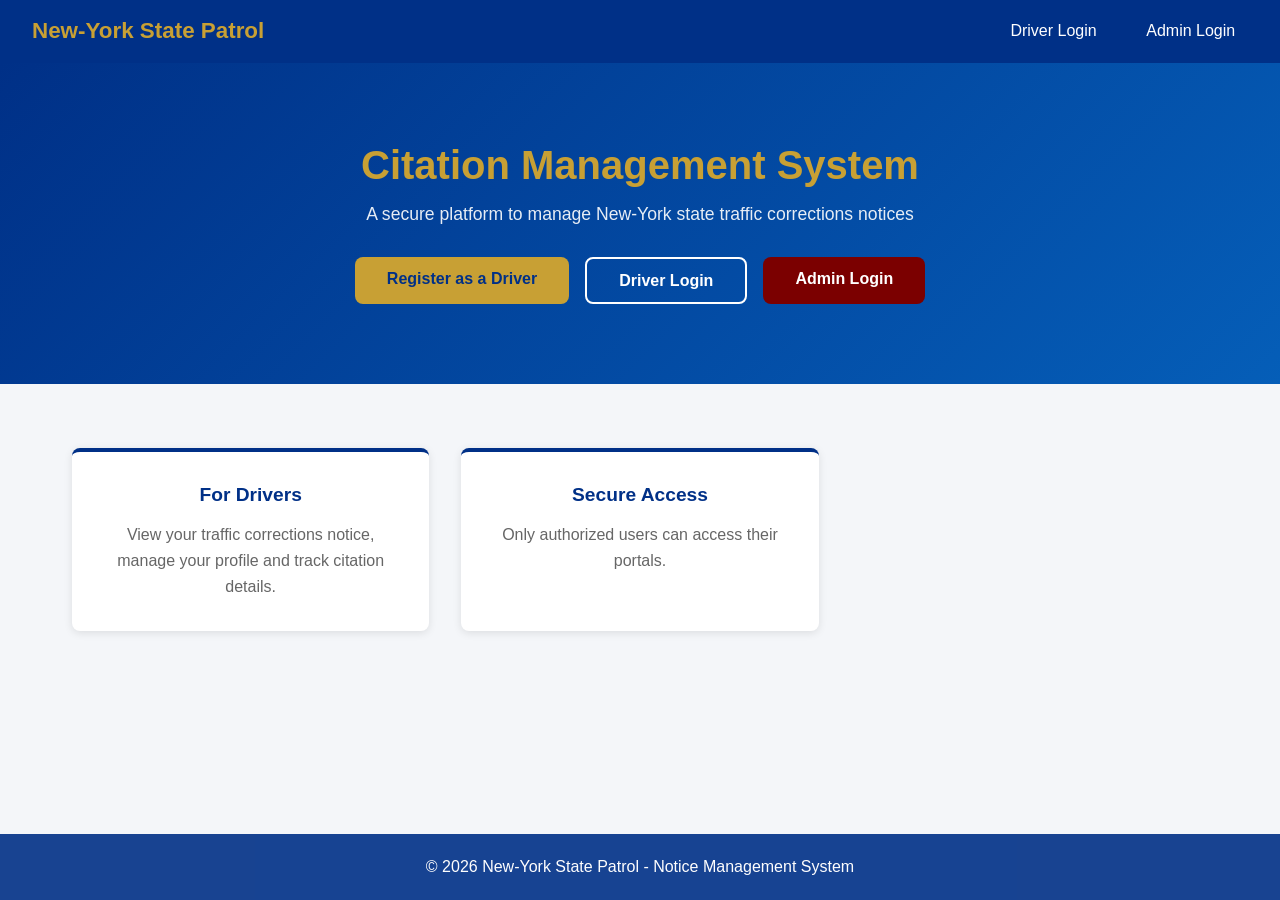
<file: index.html>
<!DOCTYPE html>
<html lang="en">
<head>
    <meta charset="UTF-8">
    <meta name="viewport" content="width=device-width, initial-scale=1.0">
    <title> NYSPD - Citation Management System</title>
    <link rel="stylesheet" href="css/main.css">
</head>
<body>

    <!-- Navigation -->
     <nav class="navbar">
        <div class="nav-brand">
            <h1>New-York State Patrol</h1>
        </div>
        <div class="nav-links">
            <a href="driver/login.html">Driver Login</a>
            <a href="admin/login.html">Admin Login</a>
        </div>
     </nav>

     <!-- Hero section -->
      <main>
        <section class="hero">
            <h2>Citation Management System</h2>
            <p>A secure platform to manage New-York state traffic corrections notices</p>
            <div class="hero-buttons">
                <a href="driver/register.html" class="btn btn-primary">Register as a Driver</a>
                <a href="driver/login.html" class="btn btn-secondary">Driver Login</a>
                <a href="admin/login.html" class="btn btn-admin">Admin Login</a>
            </div>
        </section>

        <!-- Features section -->
         <section class="features">
            <div class="feature-card">
                <h3> For Drivers</h3>
                <p>View your traffic corrections notice, manage your profile and track citation details. </p>
            </div>
            <div class="feature-card">
                <h3> Secure Access </h3>
                <p> Only authorized users can access their portals.</p>
            </div>
         </section>
      </main>

      <!-- Footer -->
       <footer>
            <p>&copy; 2026 New-York State Patrol - Notice Management System </p>
       </footer>

    </body>
</html>
</file>
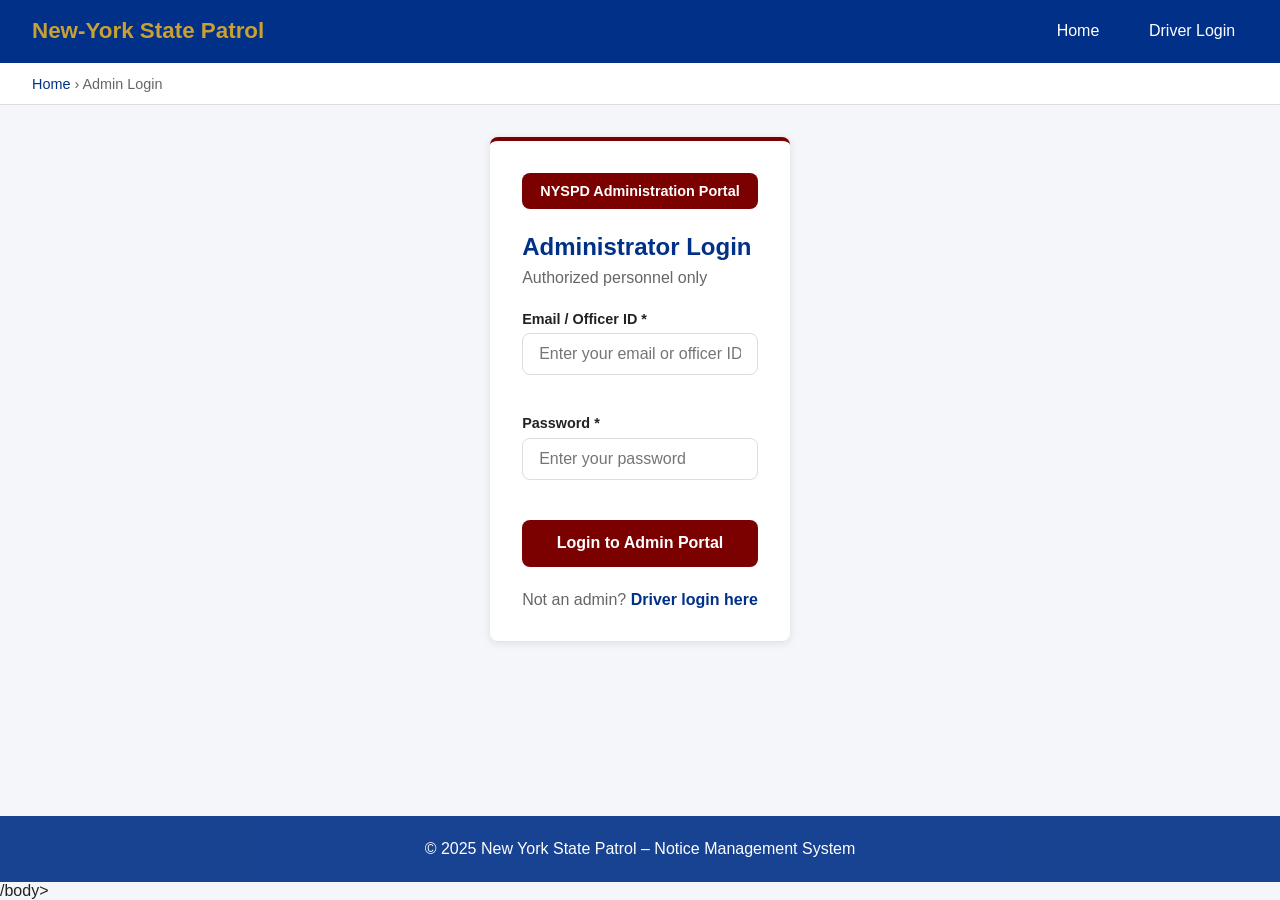
<file: admin/login.html>
<!DOCTYPE html>
<html lang="en">
<head>
    <meta charset="UTF-8">
    <meta name="viewport" content="width=device-width, initial-scale=1.0">
    <title>Admin Login - NY State Patrol</title>
    <link rel="stylesheet" href="../css/main.css">
    <link rel="stylesheet" href="../css/admin.css">
    <link rel="stylesheet" href="../css/driver.css">
</head>
<body>

    <!-- Navigation -->
    <nav class="navbar">
        <div class="nav-brand">
            <h1>New-York State Patrol</h1>
        </div>
        <div class="nav-links">
            <a href="../index.html">Home</a>
            <a href="../driver/login.html">Driver Login</a>
        </div>
    </nav>

    <!-- Breadcrumb -->
    <div class="breadcrumb">
        <a href="../index.html">Home</a> &rsaquo;
        <span>Admin Login</span>
    </div>

    <main class="form-container">
        <div class="form-card admin-card">

            <!-- Admin Badge -->
            <div class="admin-badge">
                <span>NYSPD Administration Portal</span>
            </div>

            <h2>Administrator Login</h2>
            <p class="form-subtitle">Authorized personnel only</p>

            <div id="loginForm">

                <div class="form-group">
                    <label for="username">Email / Officer ID *</label>
                    <input type="text" id="username" name="username" placeholder="Enter your email or officer ID">
                    <span class="error-msg" id="username-error"></span>
                </div>

                <div class="form-group">
                    <label for="password">Password *</label>
                    <input type="password" id="password" name="password" placeholder="Enter your password">
                    <span class="error-msg" id="password-error"></span>
                </div>

                <!-- Loading indicator -->
                <div class="loading-indicator" id="loadingIndicator">
                    <span class="spinner"></span> Authenticating...
                </div>

                <!-- API feedback -->
                <div class="api-message" id="apiMessage"></div>

                <div class="form-group">
                    <button class="btn btn-admin btn-full" id="loginBtn" onclick="handleAdminLogin()">
                        Login to Admin Portal
                    </button>
                </div>

            </div>

            <p class="form-footer">
                Not an admin? <a href="../driver/login.html">Driver login here</a>
            </p>

        </div>
    </main>

    <footer>
        <p>&copy; 2025 New York State Patrol – Notice Management System</p>
    </footer>

    <script src="../js/validations.js"></script>
    <script src="../js/api.js"></script>
    <script src="../js/auth.js"></script>
    <script src="login.js"></script>
    /body>
</html>
</file>
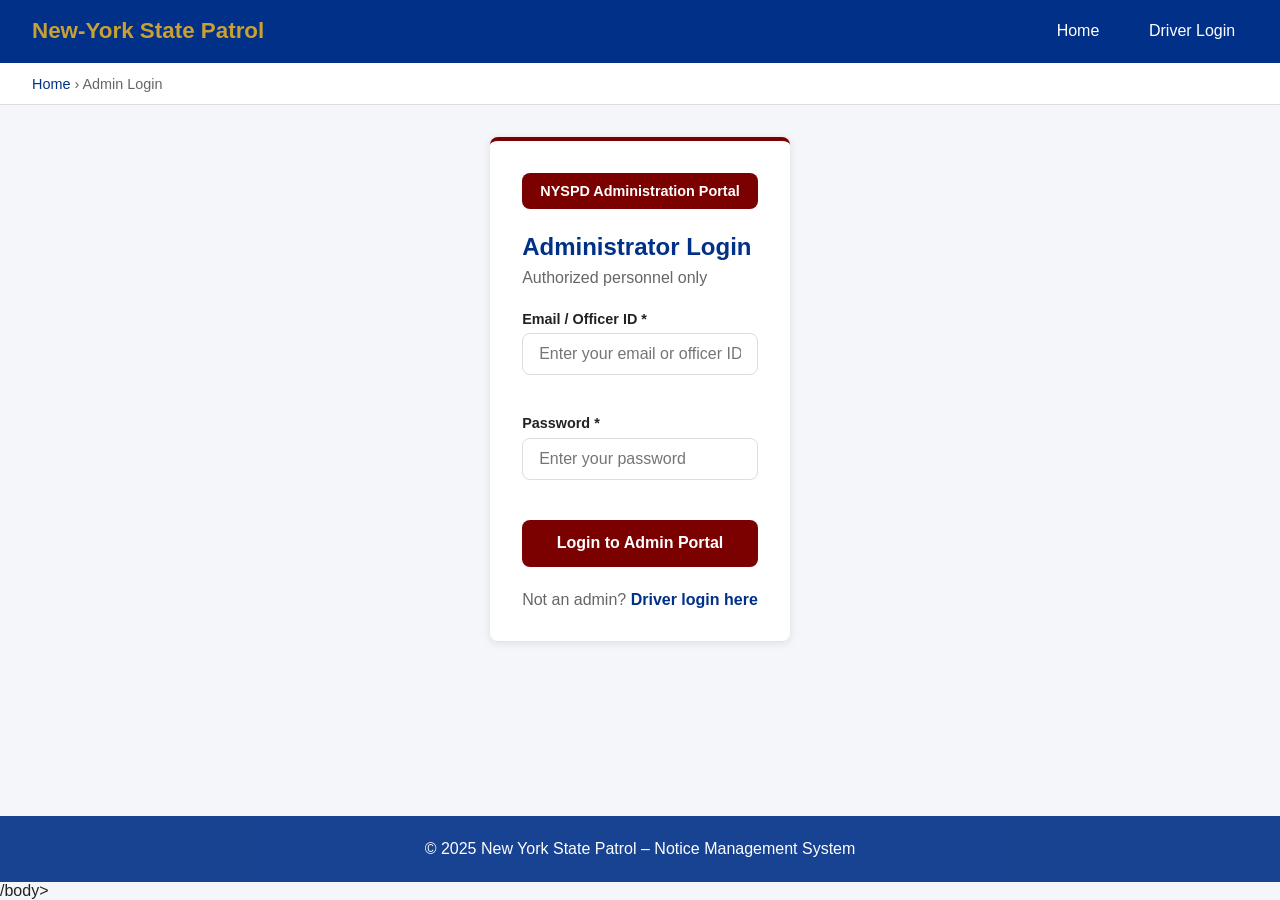
<file: admin/notices.html>
<!DOCTYPE html>
<html lang="en">
<head>
    <meta charset="UTF-8">
    <meta name="viewport" content="width=device-width, initial-scale=1.0">
    <title>Manage Notices - New-York State Patrol</title>
    <link rel="stylesheet" href="../css/main.css">
    <link rel="stylesheet" href="../css/admin.css">
    <link rel="stylesheet" href="../css/driver.css">
</head>
<body>

    <!-- Navigation -->
     <nav class="navbar">
        <div class="nav-brand">
            <h1> New-York State Patrol</h1>
        </div>
        <div class="nav-links">
            <a href="dashboard.html">Dashboard</a>
            <a href="notices.html">Manage Notices</a>
            <a href="#" onclick="logoutAdmin()">Logout</a>
        </div>
     </nav>

     <!-- Breadcrumbs-->
      <div class="breadcrumb">
        <a href="../index.html">Home</a> &rsaquo;
        <a href="dashboard.html">Admin Dashboard</a> &rsaquo;
        <span>Manage Notices</span>
      </div>

      <!-- Welcome Banner -->
      <main class="admin-controler">
        <div class="admin-welcome">
            <h2> Corrections Notice Management</h2>
            <p>Create, view, update and delete traffic corrections notices</p>
        </div>

        <!-- Action button -->
         <div class="notice-actions">
            <button class="btn btn-success" onclick="openCreateModal()">
                Log new Notice
            </button>
            <button class="btn btn-primary" onclick="loadAllNotices()">
                Refresh Notices
            </button>
         </div>

         <!-- Search by Driver License -->
          <div class="admin-table-section" id="searchSection" style="margin-bottom:1.5rem;">
            <div class="section-header">
                <h3>Search Driver Violation History</h3>
            </div>
            <div style="padding:1.5rem;">
                <div class="form-row">
                    <div class="form-group">
                        <label for="searchLicense">Driver License Number</label>
                        <input type="text" id="searchLicense" placeholder="Enter Drivers License">
                        <span class="error-msg" id="searchLicense-error"></span>
                    </div>
                    <div style="display:flex; align-items:flex-end; padding-bottom:1.2rem;">
                        <button class="btn btn-primary" onclick="handleSearchDriver()">Search</button>
                    </div>
                </div>
                <div class="api-message" id="searchMessage"></div>
                <div id="searchResults"></div>
            </div>
          </div>

          <!-- Loading -->
           <div class="loading-indicator" id="loadingIndicator">
                <span class="spinner"></span> Loading notices...
           </div>

           <!-- API Message -->
            <div class="api-message" id="apiMessage"></div>

            <!-- Notices table -->
             <div class="admin-table-section">
                <div class="section-header">
                    <h3>All Corrections notices</h3>
                    <span id="noticeCount" style="color:var(--text-light); font-size: 0.9rem;"></span>
                </div>
                <div class="table-responsive">
                    <table class="data-table" id="noticesTable">
                        <thead>
                            <tr>
                                <th>Notice ID</th>
                                <th>Drivers License</th>
                                <th>Violation Description</th>
                                <th>Violation Date</th>
                                <th>Location</th>
                                <th>Status</th>
                                <th>Actions</th>
                            </tr>
                        </thead>
                        <tbody id="noticesBody">
                        </tbody>
                    </table>
                </div>
                <div class="no-data" id="noData" style="display: none">
                    <p>No notices found.</p>
                </div>
             </div>
      </main>

      <!-- Create Notice Modal -->
       <div class="admin-modal-overlay" id="createModalOverlay">
        <div class="admin-modal">
            <div class="admin-modal-header">
                <h3> Log New Corrections notice</h3>
                <button class="modal-close" onclick="closeCreateModal()">&times;</button>
            </div>
            <div class="admin-modal-body">
                <div class="form-group">
                    <label for="noticeDriverLicense">Driver License Number *</label>
                    <input type="number" id="noticeDriverLicense" placeholder="Enter your drivers license">
                    <span class="error-msg" id="noticeDriverLicense-error"></span>
                </div>
                <div class="form-group">
                    <label for="noticeViolationDesc">Violation Description *</label>
                    <input type="text" id="noticeViolationDesc" placeholder="e.g. Speeding, aggressive driving">
                    <span class="error-msg" id="noticeViolationDesc-error"></span>
                </div>
                <div class="form-group">
                    <label for="NoticeDate">Violation Date *</label>
                    <input type="datetime-local" id="noticeDate">
                    <span class="error-msg" id="noticeDate-error"></span>
                </div>
                <div class="form-group">
                    <label for="noticeLocation">Location *</label>
                    <input type="text" id="noticeLocation" placeholder="41st and main">
                    <span class="error-msg" id="noticeLocation-error"></span>
                </div>
                <div class="api-message" id="createMessage"></div>
                <div style="display:flex; gap:1rem; margin-top:1rem;">
                    <button class="btn btn-success" onclick="handleCreateNotice()">
                        Log Notice
                    </button>
                    <button class="btn btn-secondary" style="color:#333; border-color:#333;"
                        onclick="closeCreateModal()">Cancel</button>
                </div>
            </div>
        </div>
    </div>

    <!-- View Notice Modal -->
     <div class="admin-modal-overlay" id="viewModalOverlay">
        <div class="admin-modal">
            <div class="admin-modal-header">
                <h3>Notice Details</h3>
                <button class="modal-close" onclick="closeViewModal()">&times;</button>
            </div>
            <div class="admin-modal-body" id="viewModalBody">

            </div>
        </div>
     </div>

     <!-- Delete Confirmation Dialog -->
      <div class="confirm-overlay" id="confirmOverlay">
        <div class="confirm-dialog">
            <h3>Confirm Deletion</h3>
            <p>Are you sure you want to delete this notice?</p>
            <div class="confirm-buttons">
                <button class="btn btn-danger" onclick="confirmDelete()">Yes, Delete</button>
                <button class="btn btn-secondary" style="color:#333; border-color:#333;"
                    onclick="closeConfirm()">Cancel</button>
            </div>
        </div>
      </div>

      <footer>
        <p>&copy; 2026 New-York State Patrol - Notice Management System</p>
      </footer>

      <script src="../js/validations.js"></script>
      <script src="../js/api.js"></script>
      <script src="../js/auth.js"></script>
      <script src="../js/ui.js"></script>
      <script src="notices.js"></script>
    </body>
</html>
</file>
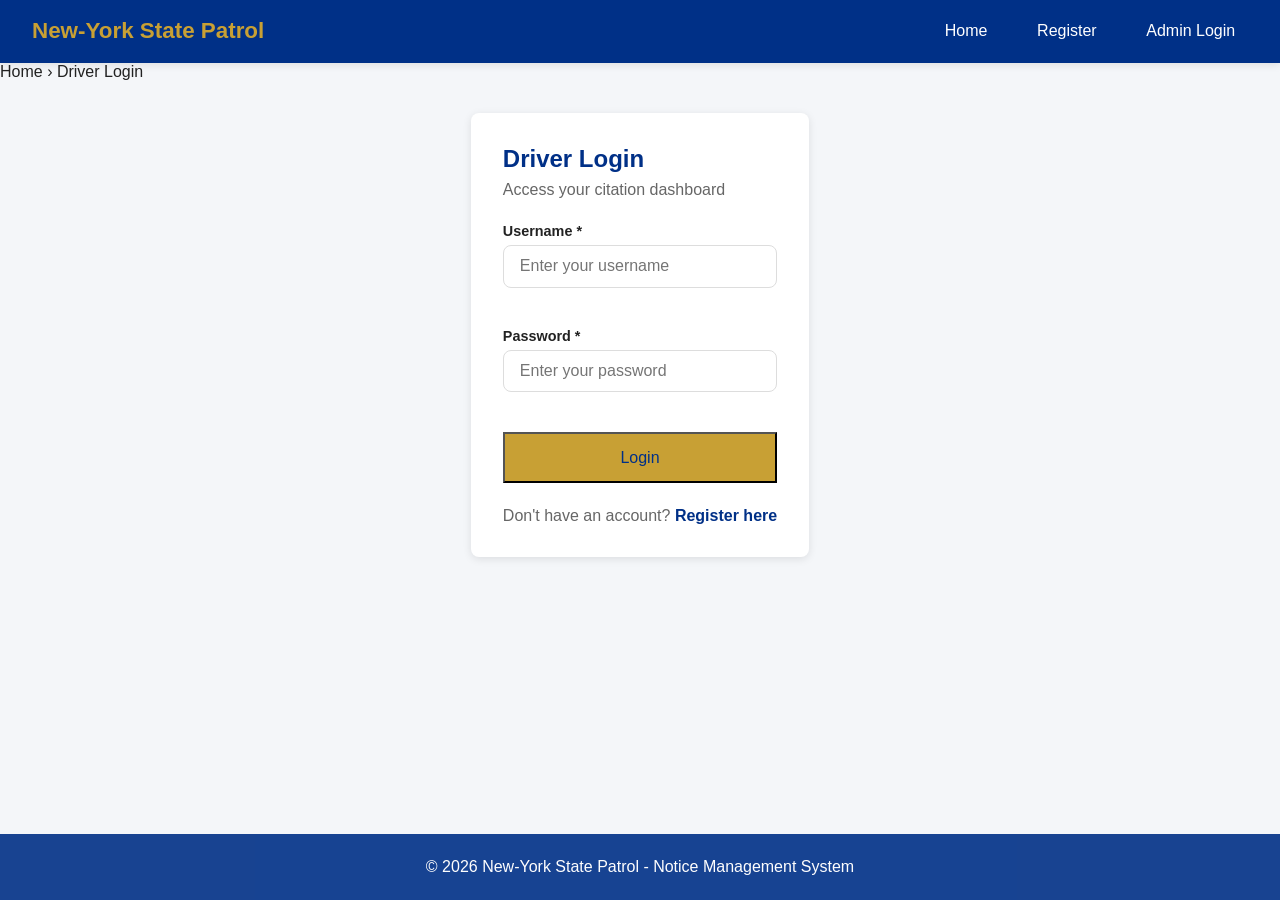
<file: driver/dashboard.html>
<!DOCTYPE html>
<html lang="en">
<head>
    <meta charset="UTF-8">
    <meta name="viewport" content="width=device-width, initial-scale=1.0">
    <title>My Notices - NY State Patrol</title>
    <link rel="stylesheet" href="../css/main.css">
    <link rel="stylesheet" href="../css/driver.css">
</head>
<body>

    <!-- Navigation -->
    <nav class="navbar">
        <div class="nav-brand">
            <h1>New-York State Patrol</h1>
        </div>
        <div class="nav-links">
            <a href="../index.html">Home</a>
            <a href="profile.html">My Profile</a>
            <a href="#" onclick="logoutDriver()">Logout</a>
        </div>
    </nav>

    <!-- Breadcrumb -->
    <div class="breadcrumb">
        <a href="../index.html">Home</a> &rsaquo;
        <a href="dashboard.html">Driver Portal</a> &rsaquo;
        <span>My Notices</span>
    </div>

    <!-- Main Content -->
    <main class="dashboard-container">

        <!-- Welcome Banner -->
        <div class="welcome-banner">
            <h2>My Notices Dashboard</h2>
            <p>View all traffic correction notices associated with your vehicle</p>
        </div>

        <!-- Stats Bar -->
        <div class="stats-bar">
            <div class="stat-item">
                <span class="stat-number" id="totalNotices">0</span>
                <span class="stat-label">Total Notices</span>
            </div>
            <div class="stat-item">
                <span class="stat-number" id="pendingNotices">0</span>
                <span class="stat-label">Pending</span>
            </div>
            <div class="stat-item">
                <span class="stat-number" id="resolvedNotices">0</span>
                <span class="stat-label">Resolved</span>
            </div>
        </div>

        <!-- Loading Indicator -->
        <div class="loading-indicator" id="loadingIndicator">
            <span class="spinner"></span> Loading your notices...
        </div>

        <!-- Error Message -->
        <div class="api-message" id="apiMessage"></div>

        <!-- Notices Table -->
        <div class="table-container" id="noticesContainer">
            <div class="table-header">
                <h3>Traffic Corrections Notices</h3>
            </div>
            <div class="table-responsive">
                <table class="data-table" id="noticesTable">
                    <thead>
                        <tr>
                            <th>Notice #</th>
                            <th>Date</th>
                            <th>Location</th>
                            <th>Violation</th>
                            <th>Officer</th>
                            <th>Status</th>
                            <th>Actions</th>
                        </tr>
                    </thead>
                    <tbody id="noticesBody">
                        <!-- Populated by JS -->
                    </tbody>
                </table>
            </div>
            <div class="no-data" id="noData" style="display:none">
                <p>No notices found for your account.</p>
            </div>
        </div>

        <!-- Notice Detail Modal -->
        <div class="modal-overlay" id="modalOverlay" onclick="closeModal()">
            <div class="modal" onclick="event.stopPropagation()">
                <div class="modal-header">
                    <h3>Notice Details</h3>
                    <button class="modal-close" onclick="closeModal()">&times;</button>
                </div>
                <div class="modal-body" id="modalBody">
                    <!-- Populated by JS -->
                </div>
            </div>
        </div>

    </main>

    <footer>
        <p>&copy; 2025 New York State Patrol - Notice Management System</p>
    </footer>

    <script src="../js/validations.js"></script>
    <script src="../js/api.js"></script>
    <script src="../js/auth.js"></script>
    <script src="../js/ui.js"></script>
    <script src="dashboard.js"></script>
    </body>
</html>
</file>
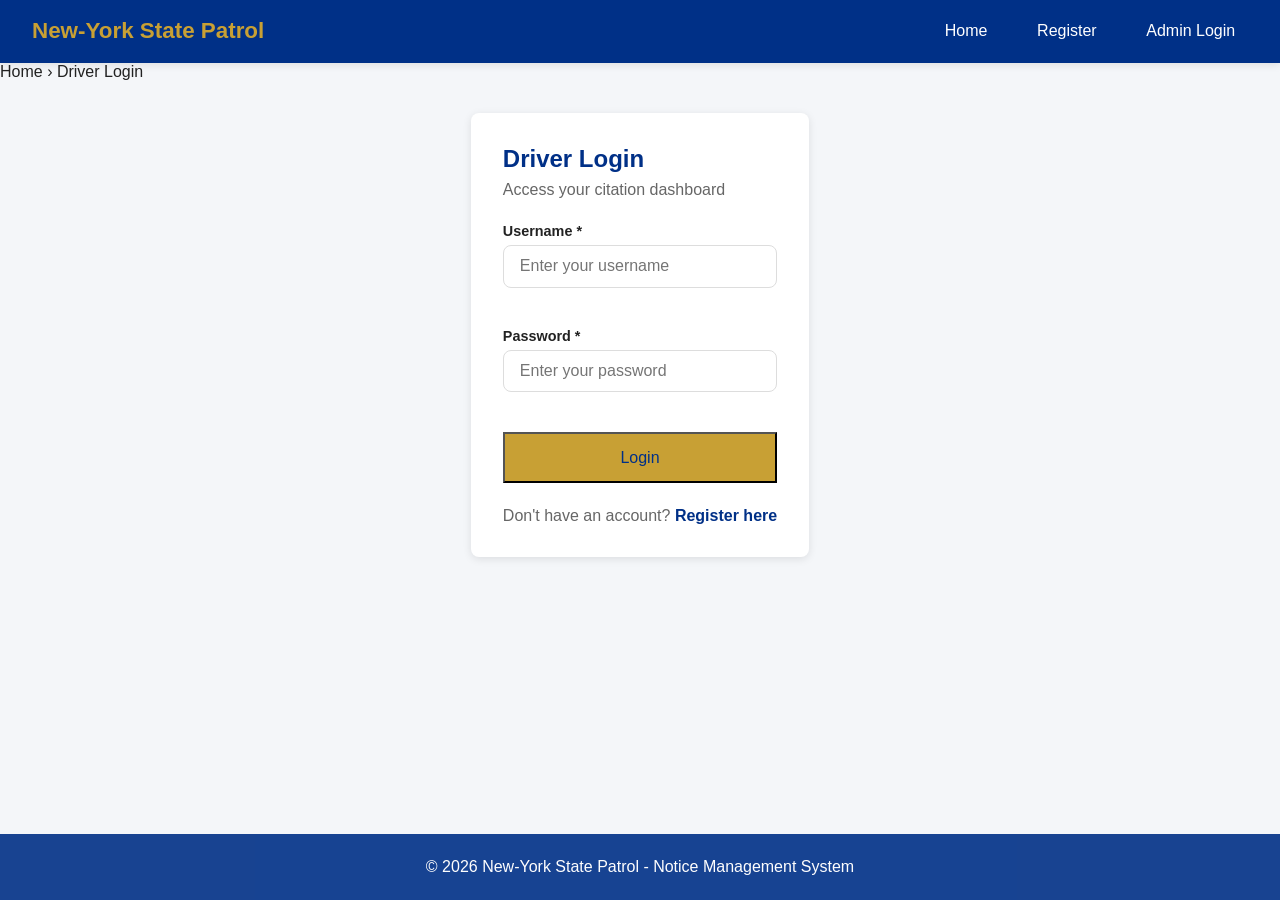
<file: driver/login.html>
<!DOCTYPE html>
<html lang="en">
    <head>
        <meta charset="UTF-8">
        <meta name="viewport" content="width=device-width, initial-scale=1.0">
        <title>Driver Login - New-York State Patrol</title>
        <link rel="stylesheet" href="../css/main.css">
        <link rel="stylesheet" href="../css/driver.css">
    </head>
    <body>

        <!-- Navigation -->
         <nav class="navbar">
            <div class="nav-brand">
                <h1>New-York State Patrol</h1>
            </div>
            <div class="nav-links">
                <a href="../index.html">Home</a>
                <a href="register.html">Register</a>
                <a href="../admin/login.html">Admin Login</a>
            </div>
         </nav>

        <!-- Breadcrumbs -->
        <div class="breadcrumbs">
            <a href="../index.html">Home</a> &rsaquo;
            <span>Driver Login</span>
        </div>

        <!-- Login Form -->
        <main class="form-container">
            <div class="form-card">
                <h2>Driver Login</h2>
                <p class="form-subtitle">Access your citation dashboard</p>

                <div id="loginForm">

                    <div class="form-group">
                        <label for="username">Username *</label>
                        <input type="text" id="username" name="username" placeholder="Enter your username">
                        <span class="error-msg" id="username-error"></span>
                    </div>

                    <div class="form-group">
                        <label for="password">Password *</label>
                        <input type="password" id="password" name="password" placeholder="Enter your password">
                        <span class="error-msg" id="password-error"></span>
                    </div>

                    <!-- Loading indicator -->
                     <div class="loading-indicator" id="loadingIndicator">
                        <span class="spinner"></span> Logging in...
                     </div>

                     <!-- API feedback -->
                      <div class="API-message" id="apiMessage"></div>

                      <div class="form-group">
                        <button class="btn-primary btn-full" id="loginBtn" onclick="handleLogin()">
                            Login
                        </button>
                      </div>

                </div>

                <p class="form-footer">Don't have an account? <a href="register.html">Register here</a></p>
            </div>
        </main>

        <footer>
            <p>&copy; 2026 New-York State Patrol - Notice Management System</p>
        </footer>

        <script src="../js/validations.js"></script>
        <script src="../js/api.js"></script>
        <script src="../js/auth.js"></script>
        <script src="login.js"></script>
        
    </body>
</html>
</file>
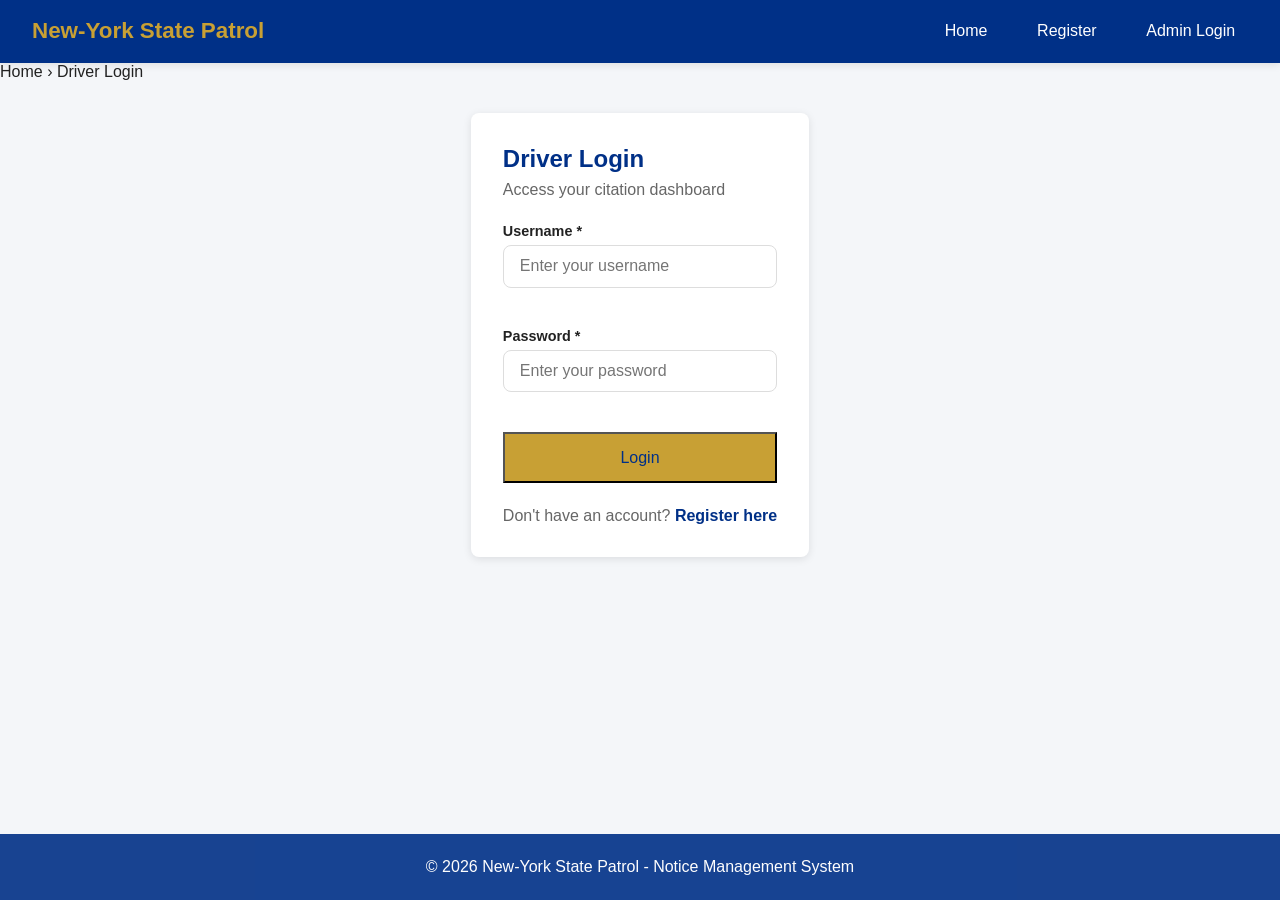
<file: driver/profile.html>
<!DOCTYPE html>
<html lang="en">
<head>
    <meta charset="UTF-8">
    <meta name="viewport" content="width=device-width, initial-scale=1.0">
    <title>My Profile - NY State Patrol</title>
    <link rel="stylesheet" href="../css/main.css">
    <link rel="stylesheet" href="../css/driver.css">
</head>
<body>

    <!-- Navigation -->
    <nav class="navbar">
        <div class="nav-brand">
            <h1>🚔 NY State Patrol</h1>
        </div>
        <div class="nav-links">
            <a href="../index.html">Home</a>
            <a href="dashboard.html">My Notices</a>
            <a href="#" onclick="logoutDriver()">Logout</a>
        </div>
    </nav>

    <!-- Breadcrumb -->
    <div class="breadcrumb">
        <a href="../index.html">Home</a> &rsaquo;
        <a href="dashboard.html">Driver Portal</a> &rsaquo;
        <span>My Profile</span>
    </div>

    <main class="form-container">

        <!-- Update Last Name -->
        <div class="form-card" style="margin-bottom: 1.5rem;">
            <h2>My Profile</h2>
            <p class="form-subtitle">Update your personal details below</p>

            <!-- API feedback -->
            <div class="api-message" id="apiMessage"></div>

            <!-- Update Last Name Section -->
            <div class="form-section">
                <h3>Update Last Name</h3>
                <div class="form-group">
                    <label for="newLastname">New Last Name *</label>
                    <input type="text" id="newLastname" placeholder="Enter new last name">
                    <span class="error-msg" id="newLastname-error"></span>
                </div>
                <div class="loading-indicator" id="lastnameLoader">
                    <span class="spinner"></span> Updating...
                </div>
                <button class="btn btn-primary" onclick="handleUpdateLastName()">
                    Update Last Name
                </button>
            </div>

            <!-- Update Address Section -->
            <div class="form-section">
                <h3>Update Address</h3>
                <div class="form-group">
                    <label for="newAddress">New Address *</label>
                    <input type="text" id="newAddress" placeholder="Enter new address">
                    <span class="error-msg" id="newAddress-error"></span>
                </div>
                <div class="loading-indicator" id="addressLoader">
                    <span class="spinner"></span> Updating...
                </div>
                <button class="btn btn-primary" onclick="handleUpdateAddress()">
                    Update Address
                </button>
            </div>

        </div>
    </main>

    <footer>
        <p>&copy; 2025 New York State Patrol - Notice Management System</p>
    </footer>

    <script src="../js/validations.js"></script>
    <script src="../js/api.js"></script>
    <script src="../js/auth.js"></script>
    <script src="profile.js"></script>
    </body>
</html>
</file>
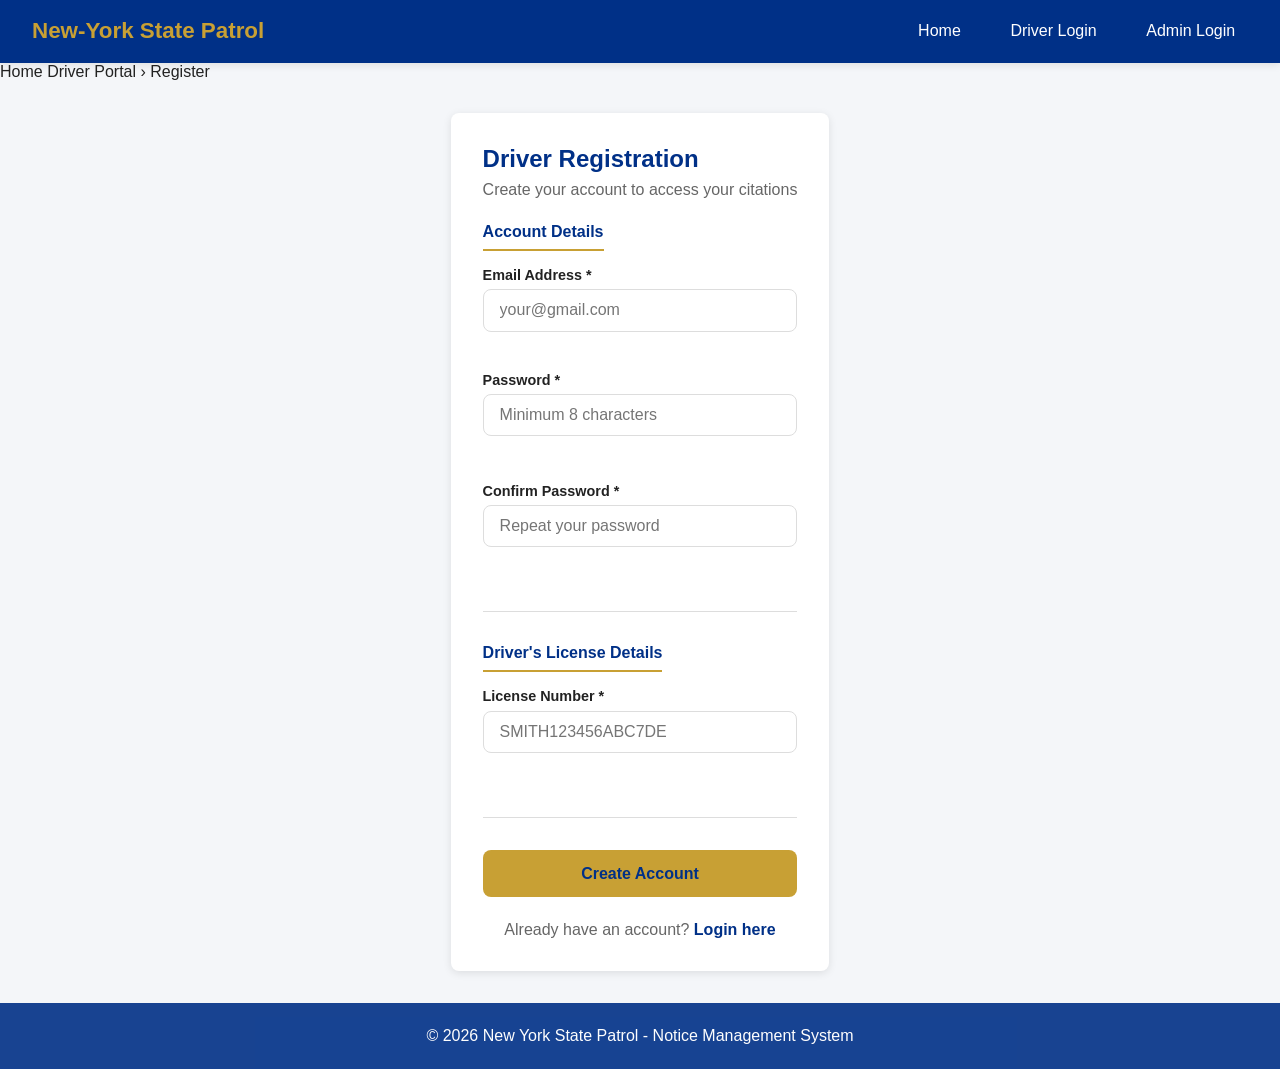
<file: driver/register.html>
<!DOCTYPE html>
<html lang="en">
<head>
    <meta charset="UTF-8">
    <meta name="viewport" content="width=device-width, initial-scale=1.0">
    <title>Driver Registration = NY State Patrol</title>
    <link rel="stylesheet" href="../css/main.css">
    <link rel="stylesheet" href="../css/driver.css">
</head>
<body>

    <!-- Navigation -->
     <nav class="navbar">
        <div class="nav-brand">
            <h1> New-York State Patrol</h1>
        </div>
        <div class="nav-links">
            <a href="../index.html">Home</a>
            <a href="../driver/login.html">Driver Login</a>
            <a href="../admin/login.html">Admin Login</a>
        </div>
     </nav>

     <!-- Breadcrumbs -->
      <div class="Breadcrumbs">
        <a href="/index.html">Home</a>
        <a href="login.html">Driver Portal</a> &rsaquo;
        <span>Register</span>
      </div>

      <!-- Registration Form -->
       <main class="form-container">
        <div class="form-card">
            <h2>Driver Registration</h2>
            <p class="form-subtitle">Create your account to access your citations</p>

            <form id="registerForm" novalidate>

                <!-- Account Details -->
                 <div class="form-section">
                    <h3>Account Details</h3>
                    
                    <div class="form-group">
                        <label for="email">Email Address *</label>
                        <input type="email" id="email" name="email" placeholder="your@gmail.com">
                        <span class="error-msg" id="email-error"></span>
                    </div>

                    <div class="form-group">
                        <label for="password">Password *</label>
                        <input type="password" id="password" name="password" placeholder="Minimum 8 characters">
                        <span class="error-msg" id="password-error"></span>
                        <div class="password-strength" id="password-strength"></div>
                    </div>

                    <div class="form-group">
                        <label for="confirmPassword">Confirm Password *</label>
                        <input type="password" id="confirmPassword" name="confirmPassword" placeholder="Repeat your password">
                        <span class="error-msg" id="confirmPassword-error"></span>
                    </div>
                 </div>

                  <!-- Drivers License Details -->
                   <div class="form-section">
                    <h3>Driver's License Details</h3>

                    <div class="form-group">
                        <label for="licenseNumber">License Number *</label>
                        <input type="text" id="licenseNumber" name="licenseNumber" placeholder="SMITH123456ABC7DE">
                        <span class="error-msg" id="licenseNumber-error"></span>
                    </div>
                </div>

                 <!-- Submit -->
                  <div class="form-group">
                    <button type="submit" class="btn btn-primary btn-full" id="registerBtn">
                        Create Account
                    </button>
                  </div>

                  <!-- API feedback -->
                   <div class="api-message" id="apiMessage"></div>

            </form>

            <p class="form-footer">Already have an account? <a href="login.html">Login here</a></p>
        </div>
       </main>

    <footer>
        <p>&copy; 2026 New York State Patrol - Notice Management System</p>
    </footer>

    <script src="../js/validations.js"></script>
    <script src="../js/api.js"></script>
    <script src="../js/auth.js"></script>
    <script src="../js/ui.js"></script>
    <script src="register.js"></script>
    </body>
</html>
</file>
<file: css/main.css>
/* ======================
    CSS variables / theme
    ===================== */

:root {
    --primary: #003087;         /* NYSPD navy blue */
    --secondary: #ffffff;
    --accent: #c8a034;          /* GOLD */
    --admin: #7b0000;           /* Dark Red */
    --background: #f4f6f9;
    --text: #222222;
    --text-light: #666666;
    --border: #dddddd;
    --shadow: 0 2px 8px rgba(0,0,0,0.1);
    --radius: 8px;
    --max-width: 1200px
}

/*  ============
    Reset & Base
    ============ */

* {
    margin: 0;
    padding: 0;
    box-sizing: border-box;
}

body {
    font-family: 'Segoe UI', Tahoma, Geneva, Verdana, sans-serif;
    background-color: var(--background);
    color: var(--text);
    min-height: 100vh;
    display: flex;
    flex-direction: column;
}

a {
    text-decoration: none;
    color: inherit;
}

/*  ======
    Navbar
    ====== */

.navbar {
    background-color: var(--primary);
    color: var(--secondary);
    padding: 1rem 2rem;
    display: flex;
    justify-content: space-between;
    align-items: center;
    box-shadow: var(--shadow);
}

.nav-brand h1 {
    font-size: 1.4rem;
    color: var(--accent);
}

.nav-links {
    display: flex;
    gap: 1.5rem;
}

.nav-links a {
    color: var(--secondary);
    font-weight: 500;
    padding: 0.4rem 0.8rem;
    border-radius: var(--radius);
    transition: background 0.2s;
}

.nav-links a:hover {
    background-color: rgba(255,255,255,0.15);
}

/*  ==============
    hero selection
    ============== */

.hero {
    text-align: center;
    padding: 5rem 2rem;
    background: linear-gradient(135deg, var(--primary), #055eb8);
    color: var(--secondary);
}

.hero h2 {
    font-size: 2.5rem;
    margin-bottom: 1rem;
    color: var(--accent);
}

.hero p {
    font-size: 1.1rem;
    margin-bottom: 2rem;
    opacity: 0.9;
}

.hero-buttons {
    display: flex;
    gap: 1rem;
    justify-content: center;
    flex-wrap: wrap;
}

/*  =======
    Buttons
    ======= */

.btn {
    padding: 0.8rem 2rem;
    border-radius: var(--radius);
    font-size: 1rem;
    font-weight: 600;
    cursor: pointer;
    border: none;
    transition: transform 0.2s, opacity 0.2s;
    display: inline-block;
}

.btn:hover {
    transform: translateY(-2px);
    opacity: 0.9;
}

.btn-primary {
    background-color: var(--accent);
    color: var(--primary);
}

.btn-secondary {
    background-color: transparent;
    color: var(--secondary);
    border: 2px solid var(--secondary);
}

.btn-admin {
    background-color: var(--admin);
    color: var(--secondary);
}

/*  ================
    Features section
    ================*/

.features {
    display: grid;
    grid-template-columns: repeat(3, 1fr);
    gap: 2rem;
    padding: 4rem 2rem;
    max-width: var(--max-width);
    margin: 0 auto;
    width: 100%;
}

.feature-card {
    background: var(--secondary);
    border-radius: var(--radius);
    padding: 2rem;
    box-shadow: var(--shadow);
    text-align: center;
    border-top: 4px solid var(--primary);
}

.feature-card h3 {
    font-size: 1.2rem;
    margin-bottom: 1rem;
    color: var(--primary);
}

.feature-card p {
    color: var(--text-light);
    line-height: 1.6;
}

/*  ======
    Footer
    ====== */

footer {
    background-color: var(--primary);
    color: var(--secondary);
    text-align: center;
    padding: 1.5rem;
    margin-top: auto;
    opacity: 0.9;
}

/*  =================
    Responsive Design
    ================= */

/* Tablet (768px - 1024px) */
@media (max-width: 1024px) {
    .features {
        grid-template-columns: repeat(2, 1fr);
    }
}

/* Mobile (320px - 767px) */
@media (max-width: 767px) {
    .navbar {
        flex-direction: column;
        gap: 1rem;
        text-align: center;
    }
    .nav-links {
        flex-direction: column;
        gap: 0.5rem;
        align-items: center;
    }

    .features {
        grid-template-columns: 1fr;
    }

    .hero {
        padding: 3rem 1rem;
    }
    
    .hero h2 {
        font-size: 1.6rem;
    }

    .hero-buttons {
        flex-direction: column;
        align-items: center;
    }
}
</file>
<file: css/admin.css>
/* =====================
   Admin Specific Styles
   ===================== */

/* Admin card styling */
.admin-card {
    border-top: 4px solid var(--admin);
}

.admin-badge {
    background: var(--admin);
    color: white;
    padding: 0.6rem 1rem;
    border-radius: var(--radius);
    text-align: center;
    font-weight: 600;
    margin-bottom: 1.5rem;
    font-size: 0.9rem;
}

/* ======================
   Admin Dashboard Layout
   ======================*/
.admin-container {
    max-width: 1200px;
    margin: 2rem auto;
    padding: 0 1rem;
    flex: 1;
}

.admin-welcome {
    background: linear-gradient(135deg, var(--admin), #a00000);
    color: white;
    padding: 2rem;
    border-radius: var(--radius);
    margin-bottom: 1.5rem;
}

.admin-welcome h2 {
    color: var(--accent);
    margin-bottom: 0.5rem;
}

/* ================
   Admin Stats Grid
   ================*/
.admin-stats {
    display: grid;
    grid-template-columns: repeat(4, 1fr);
    gap: 1rem;
    margin-bottom: 1.5rem;
}

.admin-stat-card {
    background: white;
    border-radius: var(--radius);
    padding: 1.5rem;
    text-align: center;
    box-shadow: var(--shadow);
    border-top: 4px solid var(--admin);
}

.admin-stat-number {
    display: block;
    font-size: 2rem;
    font-weight: 700;
    color: var(--admin);
}

.admin-stat-label {
    color: var(--text-light);
    font-size: 0.85rem;
}

/* ====================
   Admin Action Buttons
   ====================*/
.admin-actions {
    display: grid;
    grid-template-columns: repeat(4, 1fr);
    gap: 1rem;
    margin-bottom: 1.5rem;
}

.action-card {
    background: white;
    border-radius: var(--radius);
    padding: 1.5rem;
    text-align: center;
    box-shadow: var(--shadow);
    cursor: pointer;
    transition: transform 0.2s, box-shadow 0.2s;
    border: 2px solid transparent;
}

.action-card:hover {
    transform: translateY(-3px);
    box-shadow: 0 6px 16px rgba(0,0,0,0.15);
    border-color: var(--admin);
}

.action-icon {
    font-size: 2rem;
    margin-bottom: 0.8rem;
    display: block;
}

.action-card h3 {
    font-size: 0.95rem;
    color: var(--primary);
    margin-bottom: 0.4rem;
}

.action-card p {
    font-size: 0.8rem;
    color: var(--text-light);
}

/* ===================
   Admin Table Section
   ===================*/
.admin-table-section {
    background: white;
    border-radius: var(--radius);
    box-shadow: var(--shadow);
    overflow: hidden;
    margin-bottom: 1.5rem;
}

.section-header {
    display: flex;
    justify-content: space-between;
    align-items: center;
    padding: 1.2rem 1.5rem;
    border-bottom: 1px solid var(--border);
    background: var(--background);
}

.section-header h3 {
    color: var(--admin);
}

/* =============
   Admin Buttons
   =============*/
.btn-danger {
    background: #dc3545;
    color: white;
}

.btn-danger:hover {
    opacity: 0.85;
}

.btn-warning {
    background: #ffc107;
    color: #333;
}

.btn-warning:hover {
    opacity: 0.85;
}

.btn-success {
    background: #28a745;
    color: white;
}

.btn-success:hover {
    opacity: 0.85;
}

/* ===================
   Confirmation Dialog
   ===================*/
.confirm-overlay {
    display: none;
    position: fixed;
    top: 0;
    left: 0;
    width: 100%;
    height: 100%;
    background: rgba(0,0,0,0.6);
    z-index: 2000;
    justify-content: center;
    align-items: center;
}

.confirm-dialog {
    background: white;
    border-radius: var(--radius);
    padding: 2rem;
    max-width: 400px;
    width: 90%;
    text-align: center;
    box-shadow: 0 10px 30px rgba(0,0,0,0.3);
}

.confirm-dialog h3 {
    color: #dc3545;
    margin-bottom: 1rem;
}

.confirm-dialog p {
    color: var(--text-light);
    margin-bottom: 1.5rem;
}

.confirm-buttons {
    display: flex;
    gap: 1rem;
    justify-content: center;
}

/* ================
   Admin Form Modal
   ================*/
.admin-modal-overlay {
    display: none;
    position: fixed;
    top: 0;
    left: 0;
    width: 100%;
    height: 100%;
    background: rgba(0,0,0,0.6);
    z-index: 1000;
    justify-content: center;
    align-items: center;
}

.admin-modal {
    background: white;
    border-radius: var(--radius);
    width: 90%;
    max-width: 650px;
    max-height: 85vh;
    overflow-y: auto;
    box-shadow: 0 10px 30px rgba(0,0,0,0.3);
}

.admin-modal-header {
    display: flex;
    justify-content: space-between;
    align-items: center;
    padding: 1.2rem 1.5rem;
    border-bottom: 1px solid var(--border);
    background: var(--admin);
    color: white;
}

.admin-modal-header h3 {
    color: var(--accent);
}

.admin-modal-body {
    padding: 1.5rem;
}

/* ================
   Responsive Admin
   ================*/
@media (max-width: 1024px) {
    .admin-stats {
        grid-template-columns: repeat(2, 1fr);
    }

    .admin-actions {
        grid-template-columns: repeat(2, 1fr);
    }
}

@media (max-width: 767px) {
    .admin-stats {
        grid-template-columns: 1fr 1fr;
    }

    .admin-actions {
        grid-template-columns: 1fr 1fr;
    }

    .section-header {
        flex-direction: column;
        gap: 0.8rem;
        align-items: flex-start;
    }
}

/* ======
   Charts
   ======*/
.charts-grid {
    display: grid;
    grid-template-columns: 1fr 1fr;
    gap: 1.5rem;
    margin-bottom: 1.5rem;
}

.chart-card {
    background: white;
    border-radius: var(--radius);
    box-shadow: var(--shadow);
    overflow: hidden;
}

.chart-header {
    padding: 1rem 1.5rem;
    border-bottom: 1px solid var(--border);
    background: var(--background);
}

.chart-header h3 {
    color: var(--admin);
    font-size: 1rem;
}

.chart-body {
    padding: 1.5rem;
    max-height: 300px;
    display: flex;
    justify-content: center;
    align-items: center;
}

@media (max-width: 767px) {
    .charts-grid {
        grid-template-columns: 1fr;
    }
}

/*  ===============
    Notices Actions
    ===============*/
.notice-actions {
    display: flex;
    gap: 1rem;
    margin-bottom: 1.5rem;
    flex-wrap: wrap;
}
</file>
<file: css/driver.css>
/* ===========
   Form Layout
   ===========*/
.form-container {
    max-width: 700px;
    margin: 2rem auto;
    padding: 0 1rem;
    flex: 1;
}

.form-card {
    background: #ffffff;
    border-radius: 8px;
    padding: 2rem;
    box-shadow: 0 2px 8px rgba(0,0,0,0.1);
}

.form-card h2 {
    color: var(--primary);
    margin-bottom: 0.5rem;
}

.form-subtitle {
    color: var(--text-light);
    margin-bottom: 1.5rem;
}

/* ==============
   Form Sections
   =============*/
.form-section {
    margin-bottom: 2rem;
    padding-bottom: 1.5rem;
    border-bottom: 1px solid var(--border);
}

.form-section h3 {
    color: var(--primary);
    font-size: 1rem;
    margin-bottom: 1rem;
    padding-bottom: 0.5rem;
    border-bottom: 2px solid var(--accent);
    display: inline-block;
}

/* ===========
   Form Groups
   ===========*/
.form-group {
    margin-bottom: 1.2rem;
    display: flex;
    flex-direction: column;
}

.form-row {
    display: grid;
    grid-template-columns: 1fr 1fr;
    gap: 1rem;
}

label {
    font-weight: 600;
    margin-bottom: 0.4rem;
    color: var(--text);
    font-size: 0.9rem;
}

input, select, textarea {
    padding: 0.7rem 1rem;
    border: 1px solid var(--border);
    border-radius: var(--radius);
    font-size: 1rem;
    transition: border-color 0.2s;
    font-family: inherit;
}

input:focus, select:focus, textarea:focus {
    outline: none;
    border-color: var(--primary);
    box-shadow: 0 0 0 3px rgba(0,48,135,0.1);
}

input.error {
    border-color: #dc3545;
}

input.success {
    border-color: #28a745;
}

/* ========================
   Error & Success Messages
   ========================*/
.error-msg {
    color: #dc3545;
    font-size: 0.82rem;
    margin-top: 0.3rem;
    min-height: 1rem;
    display: block;
}

.api-message {
    margin-top: 1rem;
    padding: 0.8rem 1rem;
    border-radius: var(--radius);
    display: none;
    font-weight: 500;
}

.api-message.success {
    background: #d4edda;
    color: #155724;
    border: 1px solid #c3e6cb;
    display: block;
}

.api-message.error {
    background: #f8d7da;
    color: #721c24;
    border: 1px solid #f5c6cb;
    display: block;
}

/* =================
   Password Strength
   =================*/
.password-strength {
    margin-top: 0.4rem;
    font-size: 0.82rem;
    font-weight: 600;
}

.strength-weak { color: #dc3545; }
.strength-medium { color: #ffc107; }
.strength-strong { color: #28a745; }

/* =======
   Buttons
   =======*/
.btn-full {
    width: 100%;
    padding: 0.9rem;
    font-size: 1rem;
}

.btn:disabled {
    opacity: 0.6;
    cursor: not-allowed;
    transform: none;
}

/* ===========
   Form Footer
   ===========*/
.form-footer {
    text-align: center;
    margin-top: 1.5rem;
    color: var(--text-light);
}

.form-footer a {
    color: var(--primary);
    font-weight: 600;
}

/* ==========
   Breadcrumb
   ==========*/
.breadcrumb {
    padding: 0.8rem 2rem;
    background: #ffffff;
    border-bottom: 1px solid var(--border);
    font-size: 0.9rem;
    color: var(--text-light);
}

.breadcrumb a {
    color: var(--primary);
    font-weight: 500;
}

.breadcrumb a:hover {
    text-decoration: underline;
}

/* ==========
   Responsive
   ==========*/
@media (max-width: 767px) {
    .form-row {
        grid-template-columns: 1fr;
    }

    .form-card {
        padding: 1.5rem 1rem;
    }
}

/*  =================
    Loading Indicator
    =================*/

.loading-indicator {
    display: none;
    align-items: center;
    gap: 0.5rem;
    color: var(--primary);
    font-weight: 500;
    margin-bottom: 1rem;
}

.spinner {
    width: 18px;
    height: 18px;
    border: 3px solid var(--border);
    border-top-color: var(--primary);
    border-radius: spin 0.8s linear infinite;
    display: inline-block;
}

@keyframes spin {
    to { transform: rotate(360deg); }
}

/*  =========
    Dashbaord
    =========*/

.dashboard-container {
    max-width: 1200px;
    margin: 2rem auto;
    padding: 0 1rem;
    flex: 1;
}

.welcome-banner {
    background: linear-gradient(135deg,var(--primary), #005eb8);
    color: white;
    padding: 2rem;
    border-radius: var(--radius);
    margin-bottom: 1.5rem;
}

.welcome-banner h2 {
    color: var(--accent);
    margin-bottom: 0.5rem;
}

/*  =========
    Stats Bar
    =========*/

.stats-bar {
    display: grid;
    grid-template-columns: repeat(3, 1fr);
    gap: 1rem;
    margin-bottom: 1.5rem;
}

.stat-item {
    background: white;
    border-radius: var(--radius);
    padding: 1.5rem;
    text-align: center;
    box-shadow: var(--shadow);
    border-top: 4px solid var(--primary);
}

.stat-number {
    display: block;
    font-size: 2rem;
    font-weight: 700;
    color: var(--primary);
}

.stat-label {
    color: var(--text-light);
    font-size: 0.9rem;
}

/*  =====
    Table
    =====*/

.table-container {
    background: white;
    border-radius: var(--radius);
    box-shadow: var(--shadow);
    overflow: hidden;
}

.table-header {
    padding:1.2rem 1.5rem;
    border-bottom: 1px solid var(--border);
    background: var(--background)
}

.table-header h3 {
    color: var(--primary)
}

.table-responsive {
    overflow-x: auto;
}

.data-table {
    width: 100%;
    border-collapse: collapse;
}

.data-table th {
    background: var(--primary);
    color: white;
    padding: 0.9rem 1rem;
    text-align: left;
    font-size: 0.9rem;
}

.data-table td {
    padding: 0.9rem 1rem;
    border-bottom: 1px solid var(--border);
    font-size: 0.9rem;
}

.data-table tr:hover {
    background: #f8f9ff
}

.no-data {
    padding: 3rem;
    text-align: center;
    color: var(--text-light);
}

/*  ============
    Status Badge
    ============*/

.status-badge {
    padding: 0.3rem 0.8rem;
    border-radius: 20px;
    font-size: 0.8rem;
    font-weight: 600;
}

.status-pending {
    background: #fff3cd;
    color: #856404;
}

.status-resolved {
    background: #d4edda;
    color: #155724;

}

.status-disputed {
    background: #f8d7da;
    color: #721c24;
}

/*  ============
    button Small
    ============*/

.btn-small {
    padding: 0.rem 0.8rem;
    border-radius: var(--radius);
    font-size: 0.8rem;
    font-weight: 600;
    cursor: pointer;
    border: none;
    transition: opacity 0.2s;
}

.btn-view {
    background: var(--primary);
    color: white;
}

.btn-view:hover {
    opacity: 0.85;
}

/* =====
   Modal
   ===== */
.modal-overlay {
    display: none;
    position: fixed;
    top: 0;
    left: 0;
    width: 100%;
    height: 100%;
    background: rgba(0,0,0,0.5);
    z-index: 1000;
    justify-content: center;
    align-items: center;
}

.modal {
    background: white;
    border-radius: var(--radius);
    width: 90%;
    max-width: 600px;
    max-height: 80vh;
    overflow-y: auto;
    box-shadow: 0 10px 30px rgba(0,0,0,0.3);
}

.modal-header {
    display: flex;
    justify-content: space-between;
    align-items: center;
    padding: 1.2rem 1.5rem;
    border-bottom: 1px solid var(--border);
    background: var(--primary);
    color: white;
}

.modal-header h3 {
    color: var(--accent);
}

.modal-close {
    background: none;
    border: none;
    color: white;
    font-size: 1.5rem;
    cursor: pointer;
}

.modal-body {
    padding: 1.5rem;
}

.detail-grid {
    display: grid;
    grid-template-columns: 1fr 1fr;
    gap: 1rem;
}

.detail-item {
    display: flex;
    flex-direction: column;
    gap: 0.3rem;
}

.detail-label {
    font-size: 0.8rem;
    color: var(--text-light);
    font-weight: 600;
    text-transform: uppercase;
}

.detail-value {
    font-size: 1rem;
    color: var(--text);
}

/* ====================
   Responsive Dashboard
   ==================== */
@media (max-width: 767px) {
    .stats-bar {
        grid-template-columns: 1fr;
    }

    .detail-grid {
        grid-template-columns: 1fr;
    }

    .data-table th,
    .data-table td {
        padding: 0.6rem 0.5rem;
        font-size: 0.8rem;
    }
}
</file>
